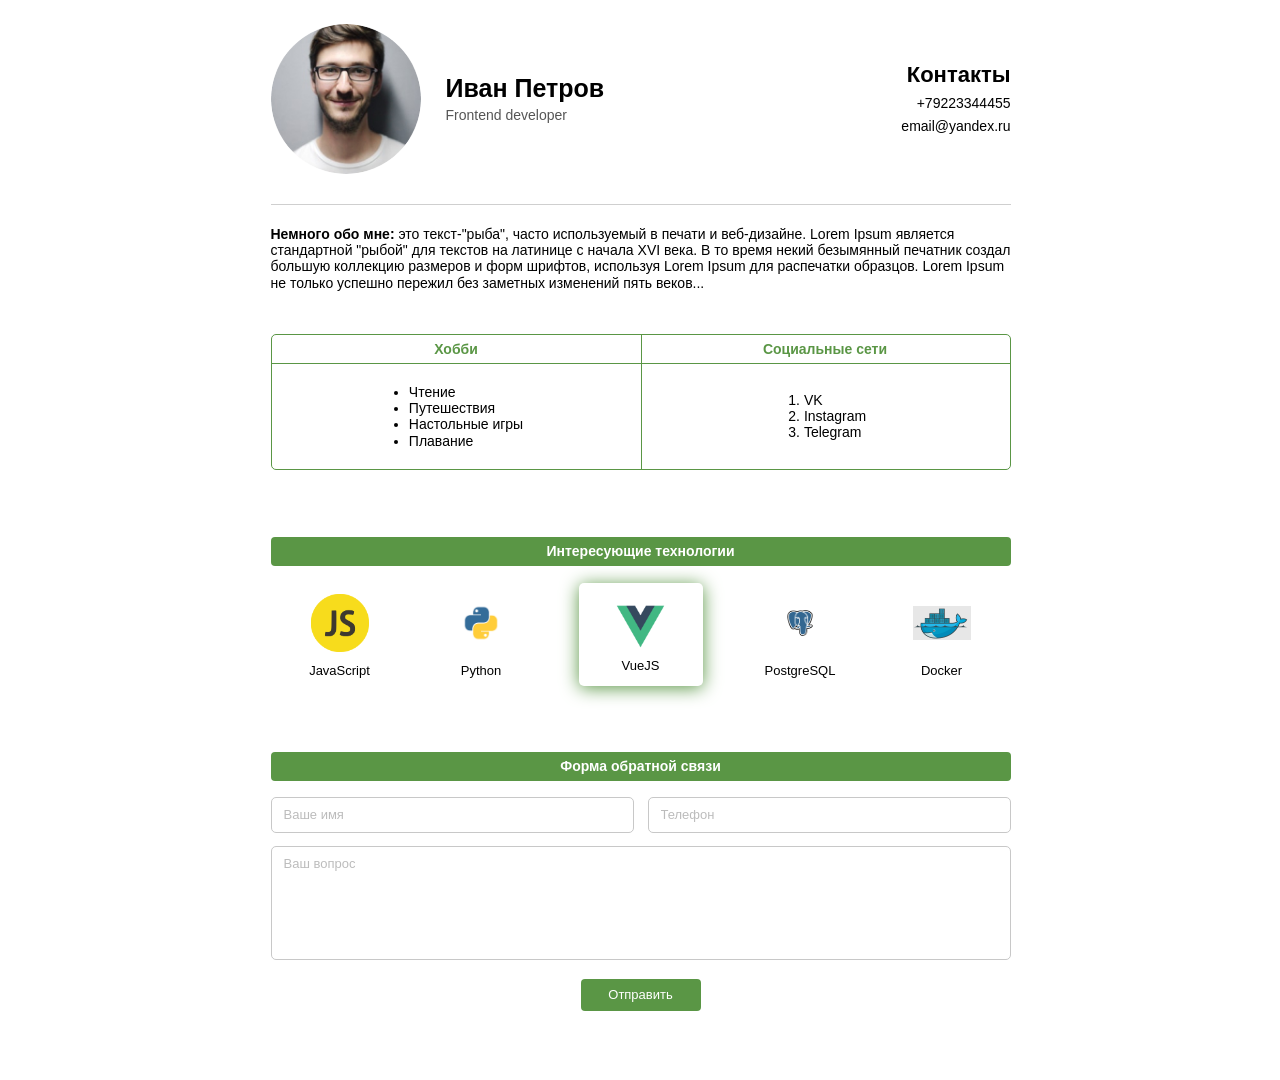
<file: index.html>
<!DOCTYPE html>
<html lang="ru">
<head>
    <meta charset="UTF-8">
    <meta name="viewport" content="width=device-width, initial-scale=1.0">
    <title>Иван Петров — Frontend developer</title>
    <link rel="stylesheet" href="style.css">
</head>
<body>

<main class="page">

    <header class="profile">
        <img class="avatar" src="images/Ellipse.jpg" alt="Фото Ивана Петрова">

        <div class="profile-name">
            <h1>Иван Петров</h1>
            <p>Frontend developer</p>
        </div>

        <div class="contacts">
            <h2>Контакты</h2>
            <p>+79223344455</p>
            <p>email@yandex.ru</p>
        </div>
    </header>

    <hr>

    <section class="about">
        <p>
            <strong>Немного обо мне:</strong> это текст-"рыба", часто используемый в печати и
            веб-дизайне. Lorem Ipsum является стандартной "рыбой" для текстов на латинице
            с начала XVI века. В то время некий безымянный печатник создал большую коллекцию
            размеров и форм шрифтов, используя Lorem Ipsum для распечатки образцов.
            Lorem Ipsum не только успешно пережил без заметных изменений пять веков...
        </p>
    </section>

    <section class="info-table">
        <div class="table-title">Хобби</div>
        <div class="table-title">Социальные сети</div>

        <div class="table-content">
            <ul>
                <li>Чтение</li>
                <li>Путешествия</li>
                <li>Настольные игры</li>
                <li>Плавание</li>
            </ul>
        </div>

        <div class="table-content">
            <ol>
                <li><a href="https://vk.com/" target="_blank" rel="noopener noreferrer">VK</a></li>
                <li><a href="https://www.instagram.com/" target="_blank" rel="noopener noreferrer">Instagram</a></li>
                <li><a href="https://t.me/" target="_blank" rel="noopener noreferrer">Telegram</a></li>
            </ol>
        </div>
    </section>

    <section class="technologies">
        <h2>Интересующие технологии</h2>

        <div class="tech-list">
            <div class="tech">
                <img src="images/javascript.png" alt="JavaScript">
                <span>JavaScript</span>
            </div>

            <div class="tech">
                <img src="images/python.png" alt="Python">
                <span>Python</span>
            </div>

            <div class="tech vue-tech">
                <img src="images/vue.png" alt="VueJS">
                <span>VueJS</span>
            </div>

            <div class="tech">
                <img src="images/postgresql.png" alt="PostgreSQL">
                <span>PostgreSQL</span>
            </div>

            <div class="tech">
                <img src="images/docker.png" alt="Docker">
                <span>Docker</span>
            </div>
        </div>
    </section>

    <section class="feedback">
        <h2>Форма обратной связи</h2>

        <form>
            <div class="form-row">
                <input type="text" placeholder="Ваше имя">
                <input type="tel" placeholder="Телефон">
            </div>

            <textarea placeholder="Ваш вопрос"></textarea>

            <button type="submit">Отправить</button>
        </form>
    </section>

</main>

</body>
</html>
</file>
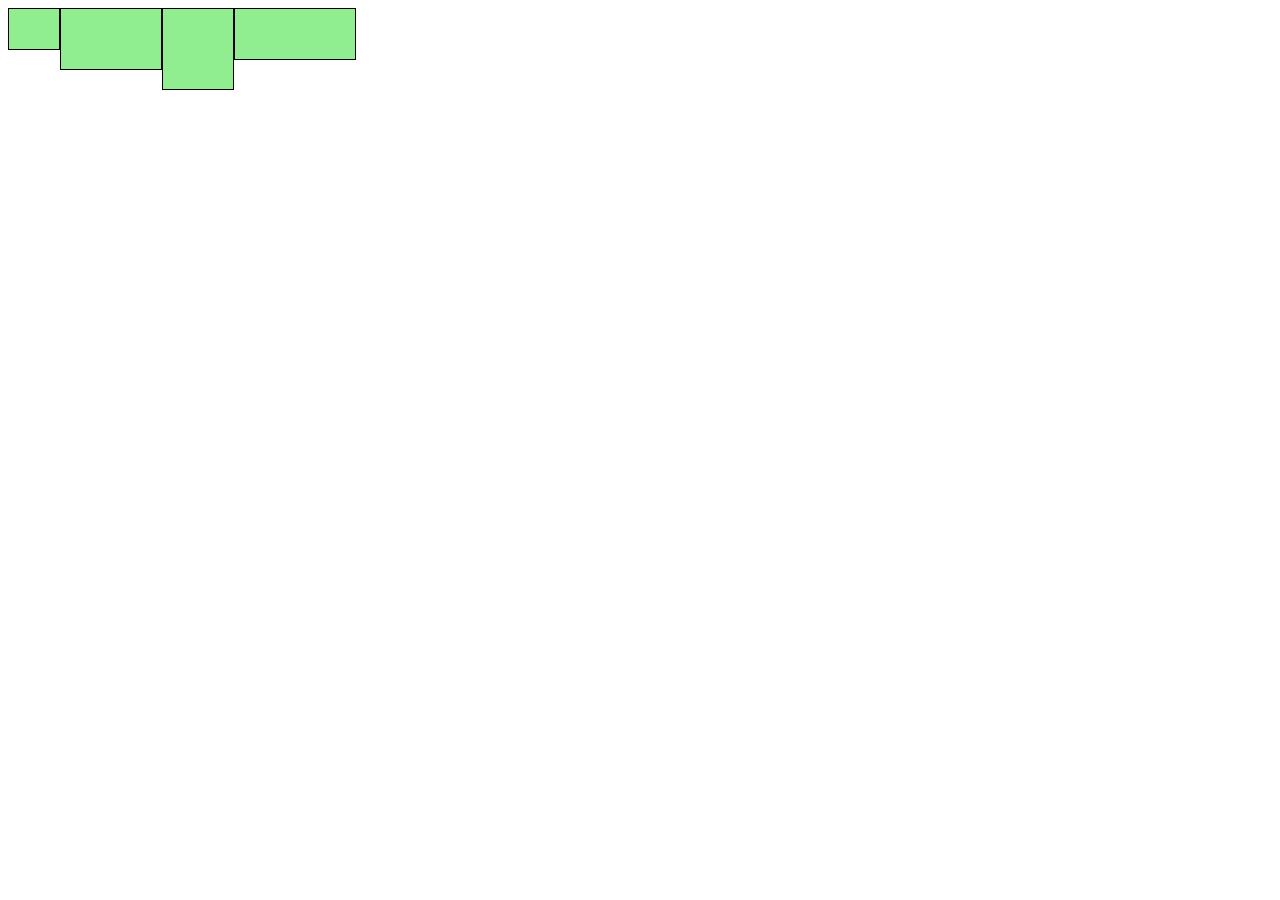
<file: labnew/index.html>
<!DOCTYPE html>
<html lang="en">
<head>
    <meta charset="UTF-8">
    <meta name="viewport" content="width=device-width, initial-scale=1.0">
    <title>Document</title>
    <link rel="stylesheet" href="style.css">
</head>
<body>
    <script src="gg.js"></script>
</body>
</html>
</file>
<file: style.css>
/* Основные настройки */

* {
    box-sizing: border-box;
}

html, body {
    margin: 0; padding: 0;
}

body {
    background: #fff; color: #000000; font: 14px Arial, Helvetica, sans-serif;
}

.page {
    width: 799px; min-height: 1080px; margin: auto; padding: 24px 29px 30px 30px;
}

.about, .info-table, .technologies, .feedback {
    width: 740px;
}

/* Профиль */

.profile {
    height: 150px; display: flex; align-items: center;
}

.avatar {
    width: 150px; height: 150px; border-radius: 50%; object-fit: cover;
}

.profile-name {
    margin-left: 25px;
}

.profile-name h1 {
    margin: 0 0 5px; font-size: 25px; line-height: 1.05;
}

.profile-name p {
    margin: 0; color: #555; font-size: 14px;
}

.contacts {
    margin-left: auto; width: 155px; text-align: right;
}

.contacts h2 {
    margin: 0 0 9px; font-size: 22px; line-height: 1;
}

.contacts p {
    margin: 6px 0 0; font-size: 14px; line-height: 1.15; white-space: nowrap;
}

hr {
    border: 0; border-top: 1px solid #cfcfcf; margin: 30px 0 0;
}

/* Информация */

.about {
    margin-top: 21px; font-size: 14px; line-height: 1.16;
}

.about p {
    margin: 0;
}

.info-table {
    margin-top: 43px; display: grid; grid-template-columns: 1fr 1fr; border: 1px solid #5A9645;
    border-radius: 5px; overflow: hidden; position: relative;
}

.info-table::after {
    content: ""; position: absolute; top: 0; bottom: 0; left: 50%; width: 1px;
    background: #5A9645;
}

.table-title {
    height: 29px; display: flex; align-items: center; justify-content: center;
    color: #5A9645; font-weight: 700; font-size: 14px; border-bottom: 1px solid #5A9645;
}

.table-content {
    height: 105px; padding: 15px 20px; font-size: 14px; display: flex;
    align-items: center; justify-content: center;
}

.table-content ul, .table-content ol {
    width: max-content; margin: 0; padding-left: 20px; line-height: 1.15;
}

.table-content a {
    color: inherit; text-decoration: none;
}

/* Технологии */

.technologies {
    margin-top: 67px;
}

.technologies h2, .feedback h2 {
    height: 29px; margin: 0 0 28px; border-radius: 4px; background: #5A9645;
    color: #fff; font-size: 14px; font-weight: 700; line-height: 29px;
    text-align: center;
}

.tech-list {
    display: flex; align-items: flex-start; justify-content: space-between; padding: 0 25px;
}

.tech {
    width: 88px; min-height: 91px; display: flex; flex-direction: column;
    align-items: center; justify-content: flex-start;
}

.tech > img {
    width: 58px; height: 58px; object-fit: contain; margin-bottom: 12px;
}

.tech span {
    font-size: 13px; line-height: 1; text-align: center;
}

.vue-tech {
    width: 124px; padding: 11px 18px 14px; margin-top: -11px; border-radius: 5px;
    background: #fff; box-shadow: 0 2px 18px #5A9645;
}

.vue-tech > img {
    margin-bottom: 7px;
}

/* Форма обратной связи */

.feedback {
    margin-top: 66px;
}

.feedback h2 {
    margin-bottom: 16px;
}

.form-row {
    display: flex; gap: 14px;
}

input, textarea {
    width: 100%; border: 1px solid #c8c8c8; border-radius: 5px; padding: 9px 12px;
    font-family: inherit; font-size: 13px; outline: 0;
}

input {
    height: 36px;
}

textarea {
    height: 114px; margin-top: 13px; resize: none;
}

input::placeholder, textarea::placeholder {
    color: #bcbcbc;
}

button {
    display: block; width: 120px; height: 32px; margin: 16px auto 0;
    border: 0; border-radius: 4px; background: #5A9645; color: #fff;
    font-family: inherit; font-size: 13px; cursor: pointer;
}

button:hover {
    background: #5A9645;
}

.table-content a:hover {
    color: #5A9645;
}
</file>
<file: labnew/style.css>
.block {
    border: 1px solid black;
    background-color: lightgreen;
}

div {
    display: flex;
}
</file>
